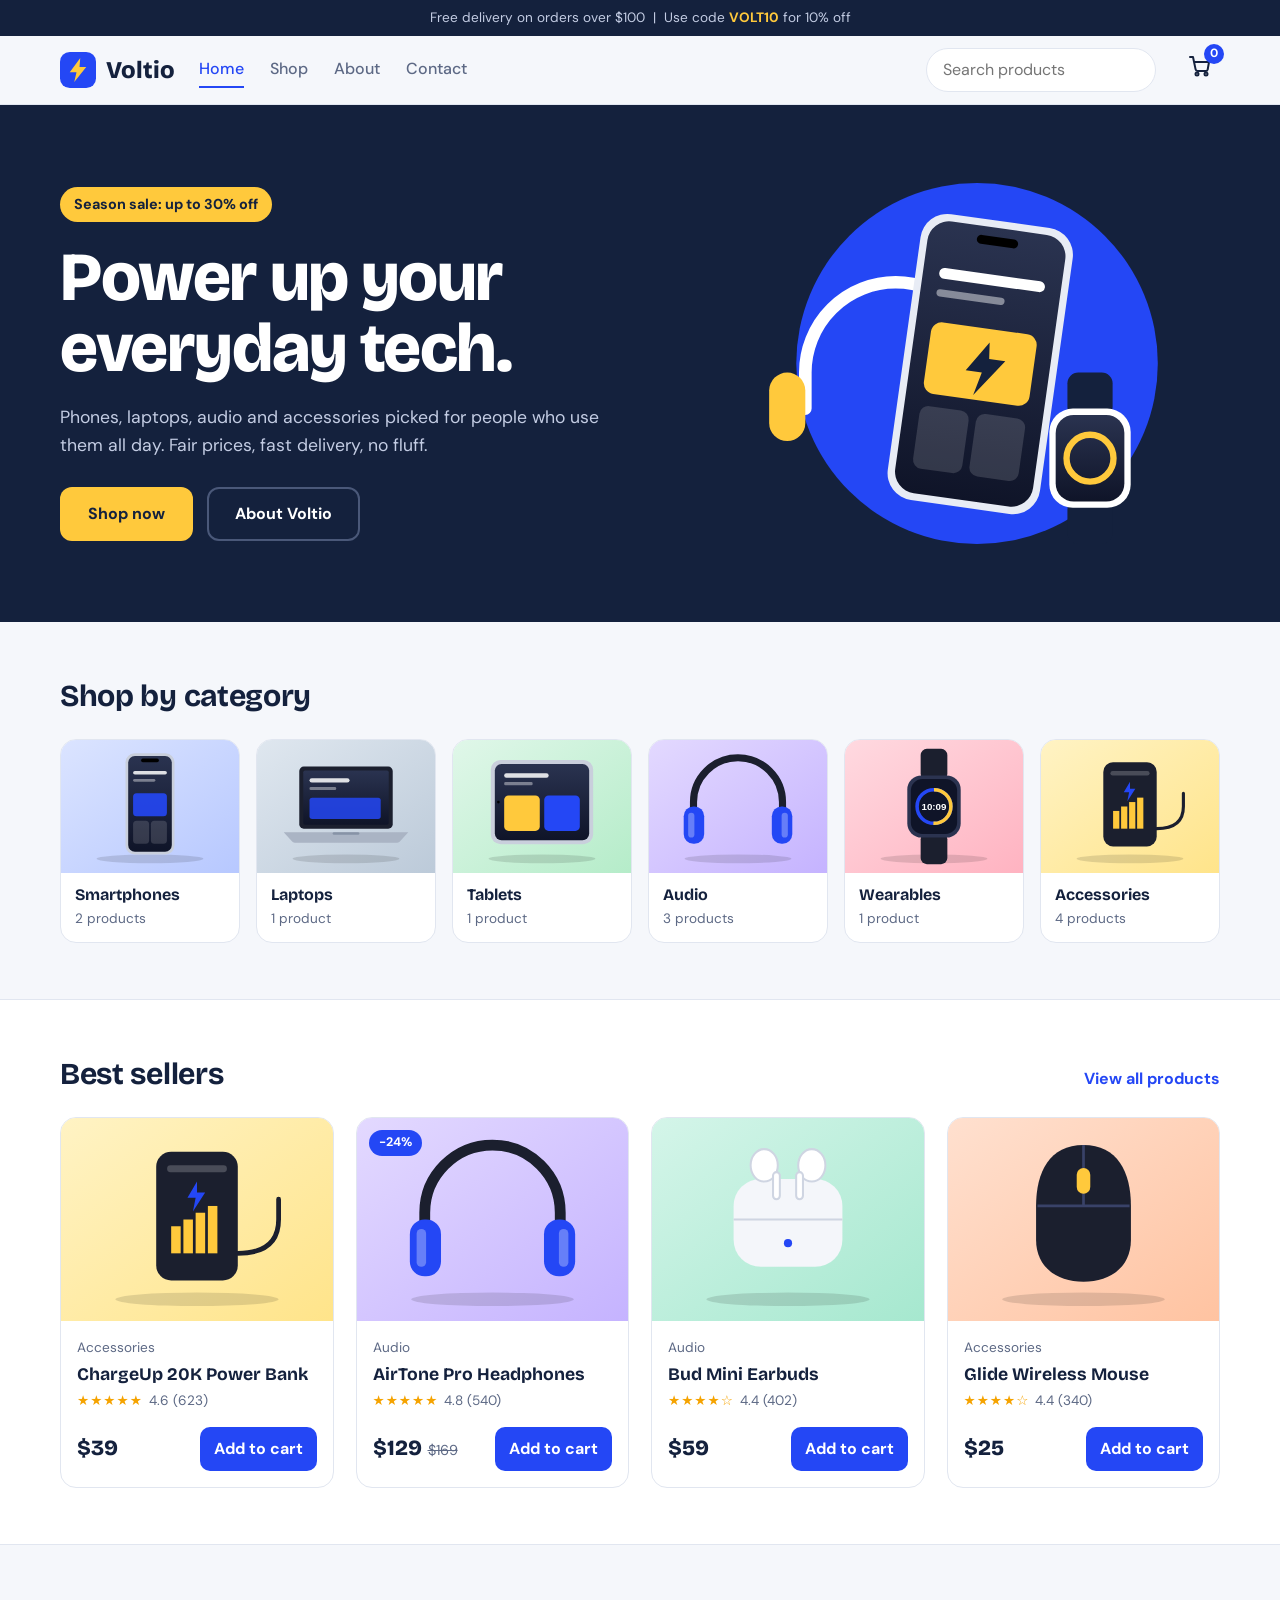
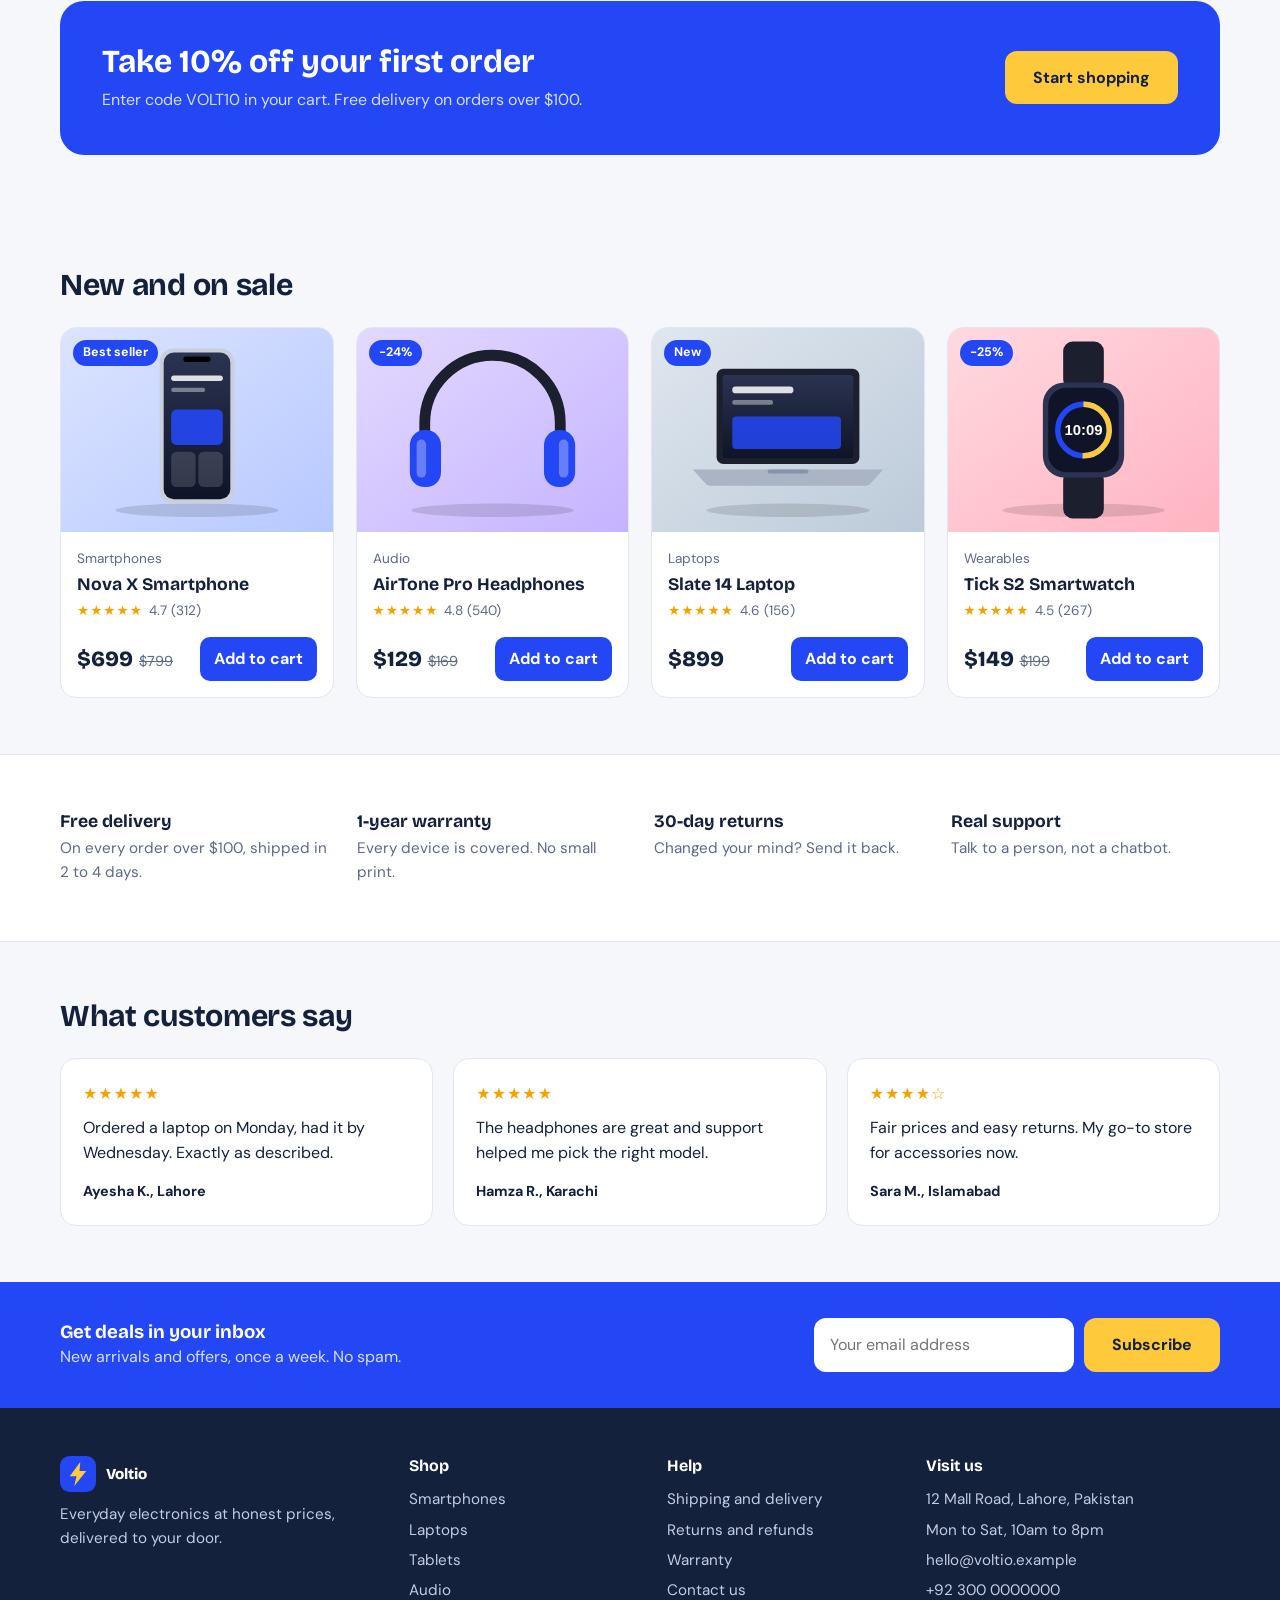
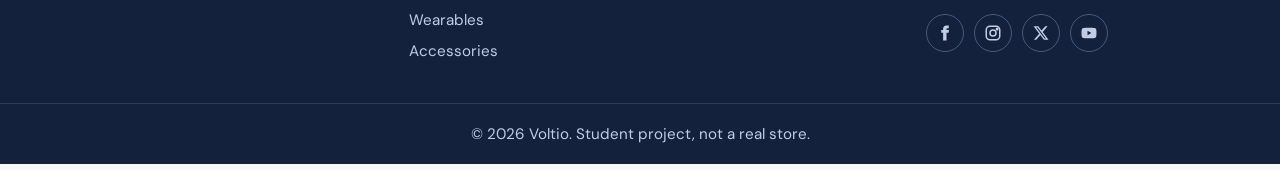
<file: index.html>
<!DOCTYPE html>
<html lang="en">
<head>
<meta charset="UTF-8">
<meta name="viewport" content="width=device-width, initial-scale=1">
<title>Electronics Store | Voltio</title>
<link rel="icon" href="images/logo.svg">
<link rel="preconnect" href="https://fonts.googleapis.com">
<link rel="preconnect" href="https://fonts.gstatic.com" crossorigin>
<link href="https://fonts.googleapis.com/css2?family=Bricolage+Grotesque:wght@600;800&family=DM+Sans:wght@400;500;700&display=swap" rel="stylesheet">
<link rel="stylesheet" href="style.css">
</head>
<body data-page="home">
<div id="site-header"></div>
<main>
<section class="hero"><div class="container hero-inner">
 <div><p class="badge">Season sale: up to 30% off</p><h1>Power up your everyday tech.</h1>
 <p class="lead">Phones, laptops, audio and accessories picked for people who use them all day. Fair prices, fast delivery, no fluff.</p>
 <div class="hero-cta"><a href="shop.html" class="btn btn-primary">Shop now</a><a href="about.html" class="btn btn-ghost">About Voltio</a></div></div>
 <img class="hero-img" src="images/hero.svg" alt="A smartphone, headphones and a smartwatch"></div></section>
<section class="sec container"><div class="sec-head"><h2>Shop by category</h2></div><div class="tiles" id="catTiles"></div></section>
<section class="sec white"><div class="container"><div class="sec-head"><h2>Best sellers</h2><a href="shop.html">View all products</a></div><div class="grid" id="featured"></div></div></section>
<section class="sec container"><div class="promo"><div><h2>Take 10% off your first order</h2><p>Enter code VOLT10 in your cart. Free delivery on orders over $100.</p></div><a class="btn btn-primary" href="shop.html">Start shopping</a></div></section>
<section class="sec container"><div class="sec-head"><h2>New and on sale</h2></div><div class="grid" id="newest"></div></section>
<section class="sec white"><div class="container trust">
 <div><h3>Free delivery</h3><p>On every order over $100, shipped in 2 to 4 days.</p></div><div><h3>1-year warranty</h3><p>Every device is covered. No small print.</p></div>
 <div><h3>30-day returns</h3><p>Changed your mind? Send it back.</p></div><div><h3>Real support</h3><p>Talk to a person, not a chatbot.</p></div></div></section>
<section class="sec container"><div class="sec-head"><h2>What customers say</h2></div><div class="quotes">
 <div class="quote"><span class="stars">★★★★★</span><p>Ordered a laptop on Monday, had it by Wednesday. Exactly as described.</p><b>Ayesha K., Lahore</b></div>
 <div class="quote"><span class="stars">★★★★★</span><p>The headphones are great and support helped me pick the right model.</p><b>Hamza R., Karachi</b></div>
 <div class="quote"><span class="stars">★★★★☆</span><p>Fair prices and easy returns. My go-to store for accessories now.</p><b>Sara M., Islamabad</b></div></div></section>
</main>
<div id="site-footer"></div>
<div class="toast" id="toast" role="status" aria-live="polite"></div>
<script src="data.js"></script>
<script src="app.js"></script>
</body>
</html>
</file>
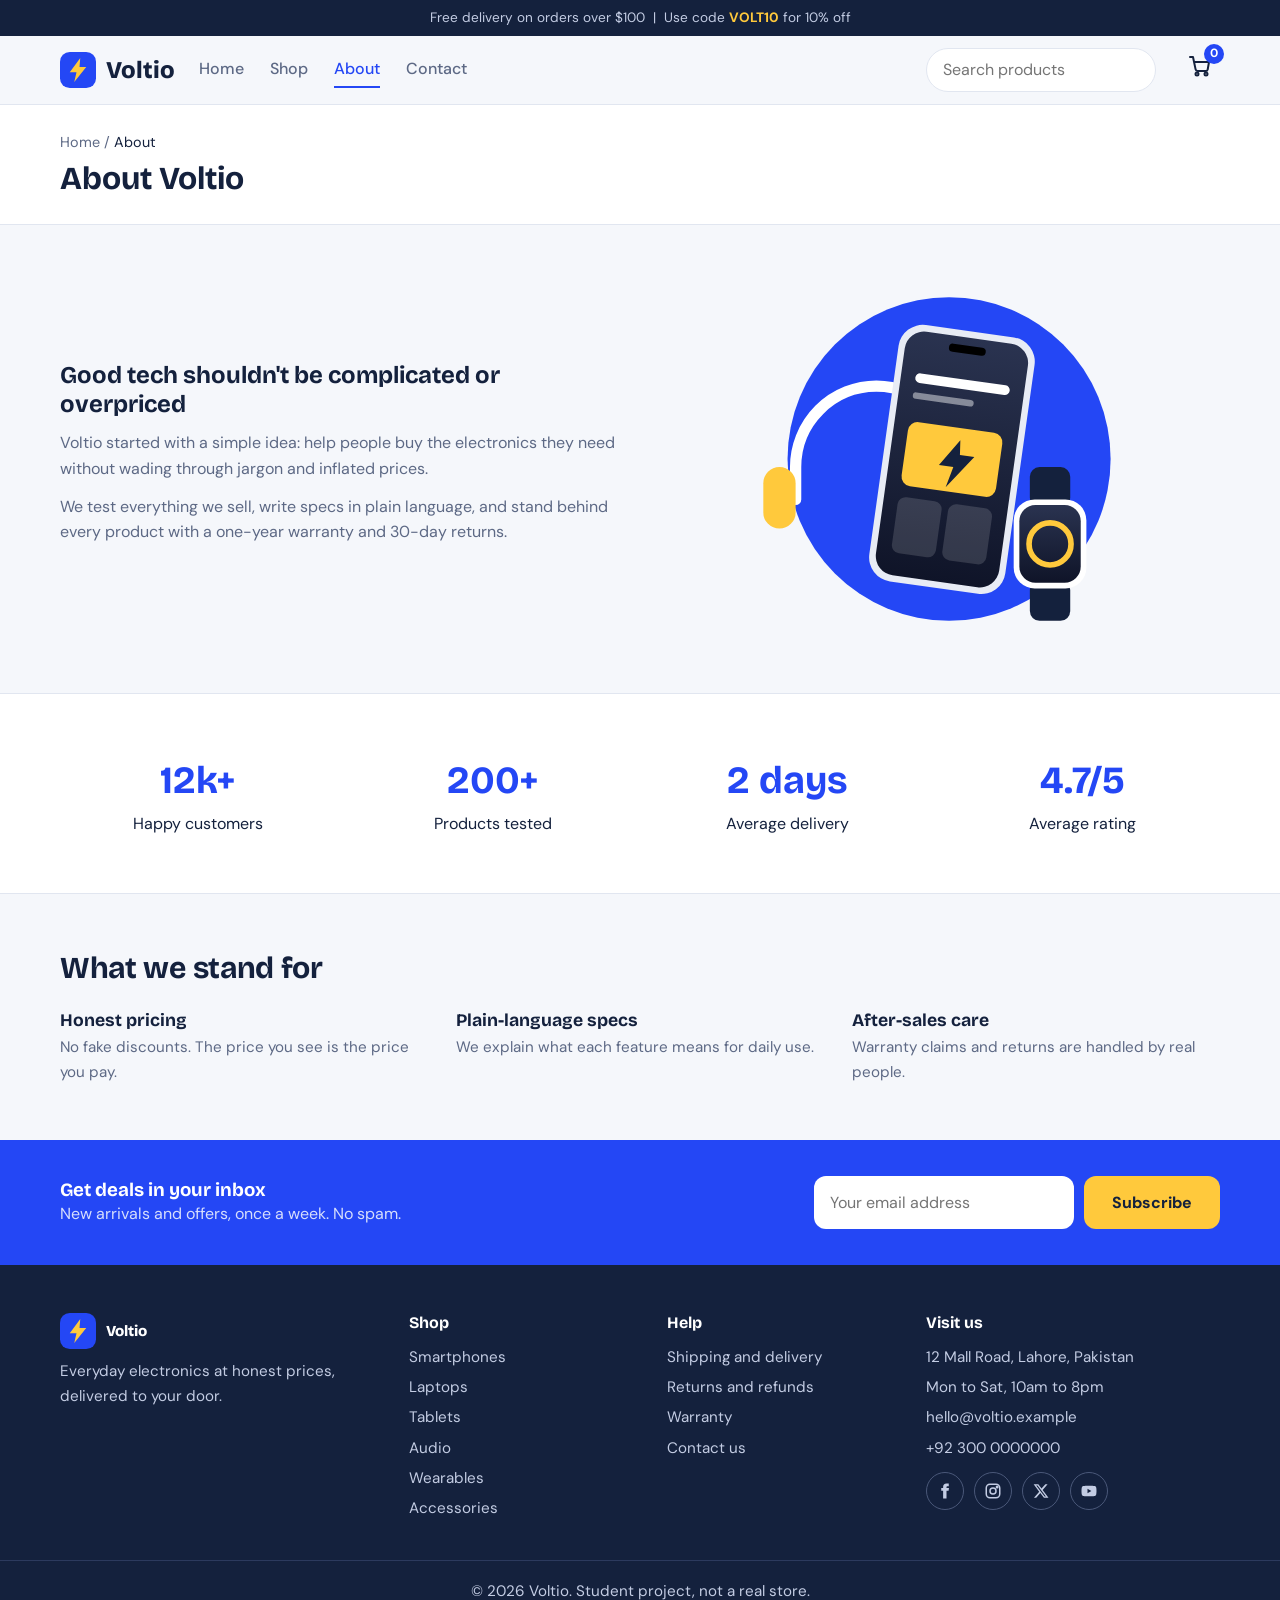
<file: about.html>
<!DOCTYPE html>
<html lang="en">
<head>
<meta charset="UTF-8">
<meta name="viewport" content="width=device-width, initial-scale=1">
<title>About Us | Voltio</title>
<link rel="icon" href="images/logo.svg">
<link rel="preconnect" href="https://fonts.googleapis.com">
<link rel="preconnect" href="https://fonts.gstatic.com" crossorigin>
<link href="https://fonts.googleapis.com/css2?family=Bricolage+Grotesque:wght@600;800&family=DM+Sans:wght@400;500;700&display=swap" rel="stylesheet">
<link rel="stylesheet" href="style.css">
</head>
<body data-page="about">
<div id="site-header"></div>
<main>
<div class="page-head"><div class="container"><div class="crumbs"><a href="index.html">Home</a> / <span>About</span></div><h1>About Voltio</h1></div></div>
<section class="sec container split"><div><h2>Good tech shouldn't be complicated or overpriced</h2>
 <p>Voltio started with a simple idea: help people buy the electronics they need without wading through jargon and inflated prices.</p>
 <p>We test everything we sell, write specs in plain language, and stand behind every product with a one-year warranty and 30-day returns.</p></div>
 <img src="images/hero.svg" alt="Voltio products" style="max-width:420px;margin:auto"></section>
<section class="sec white"><div class="container stats"><div><b>12k+</b>Happy customers</div><div><b>200+</b>Products tested</div><div><b>2 days</b>Average delivery</div><div><b>4.7/5</b>Average rating</div></div></section>
<section class="sec container"><div class="sec-head"><h2>What we stand for</h2></div><div class="trust" style="grid-template-columns:repeat(3,1fr)">
 <div><h3>Honest pricing</h3><p>No fake discounts. The price you see is the price you pay.</p></div>
 <div><h3>Plain-language specs</h3><p>We explain what each feature means for daily use.</p></div>
 <div><h3>After-sales care</h3><p>Warranty claims and returns are handled by real people.</p></div></div></section>
</main>
<div id="site-footer"></div>
<div class="toast" id="toast" role="status" aria-live="polite"></div>
<script src="data.js"></script>
<script src="app.js"></script>
</body>
</html>
</file>
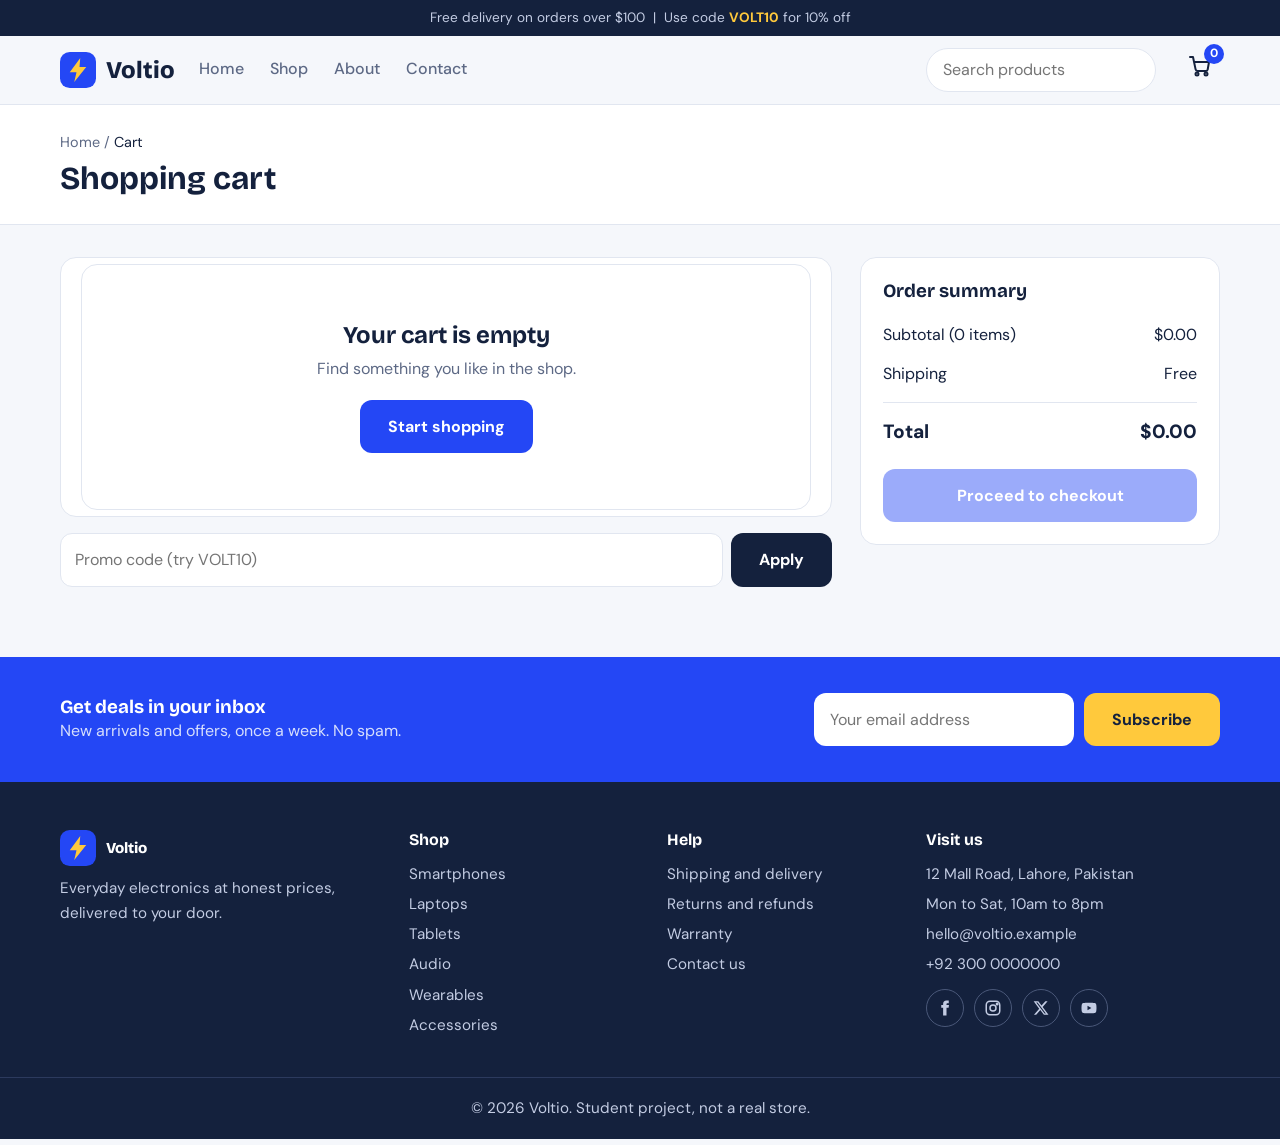
<file: cart.html>
<!DOCTYPE html>
<html lang="en">
<head>
<meta charset="UTF-8">
<meta name="viewport" content="width=device-width, initial-scale=1">
<title>Your Cart | Voltio</title>
<link rel="icon" href="images/logo.svg">
<link rel="preconnect" href="https://fonts.googleapis.com">
<link rel="preconnect" href="https://fonts.gstatic.com" crossorigin>
<link href="https://fonts.googleapis.com/css2?family=Bricolage+Grotesque:wght@600;800&family=DM+Sans:wght@400;500;700&display=swap" rel="stylesheet">
<link rel="stylesheet" href="style.css">
</head>
<body data-page="cart">
<div id="site-header"></div>
<main>
<div class="page-head"><div class="container"><div class="crumbs"><a href="index.html">Home</a> / <span>Cart</span></div><h1>Shopping cart</h1></div></div>
<div class="container cart-layout"><div><div class="lines" id="cartBody"></div>
 <form class="promo-form" id="promoForm"><input id="promo" placeholder="Promo code (try VOLT10)" aria-label="Promo code"><button class="btn btn-dark">Apply</button></form><p id="promoNote"></p></div>
 <aside class="summary" id="summary"></aside></div>
</main>
<div id="site-footer"></div>
<div class="toast" id="toast" role="status" aria-live="polite"></div>
<script src="data.js"></script>
<script src="app.js"></script>
</body>
</html>
</file>
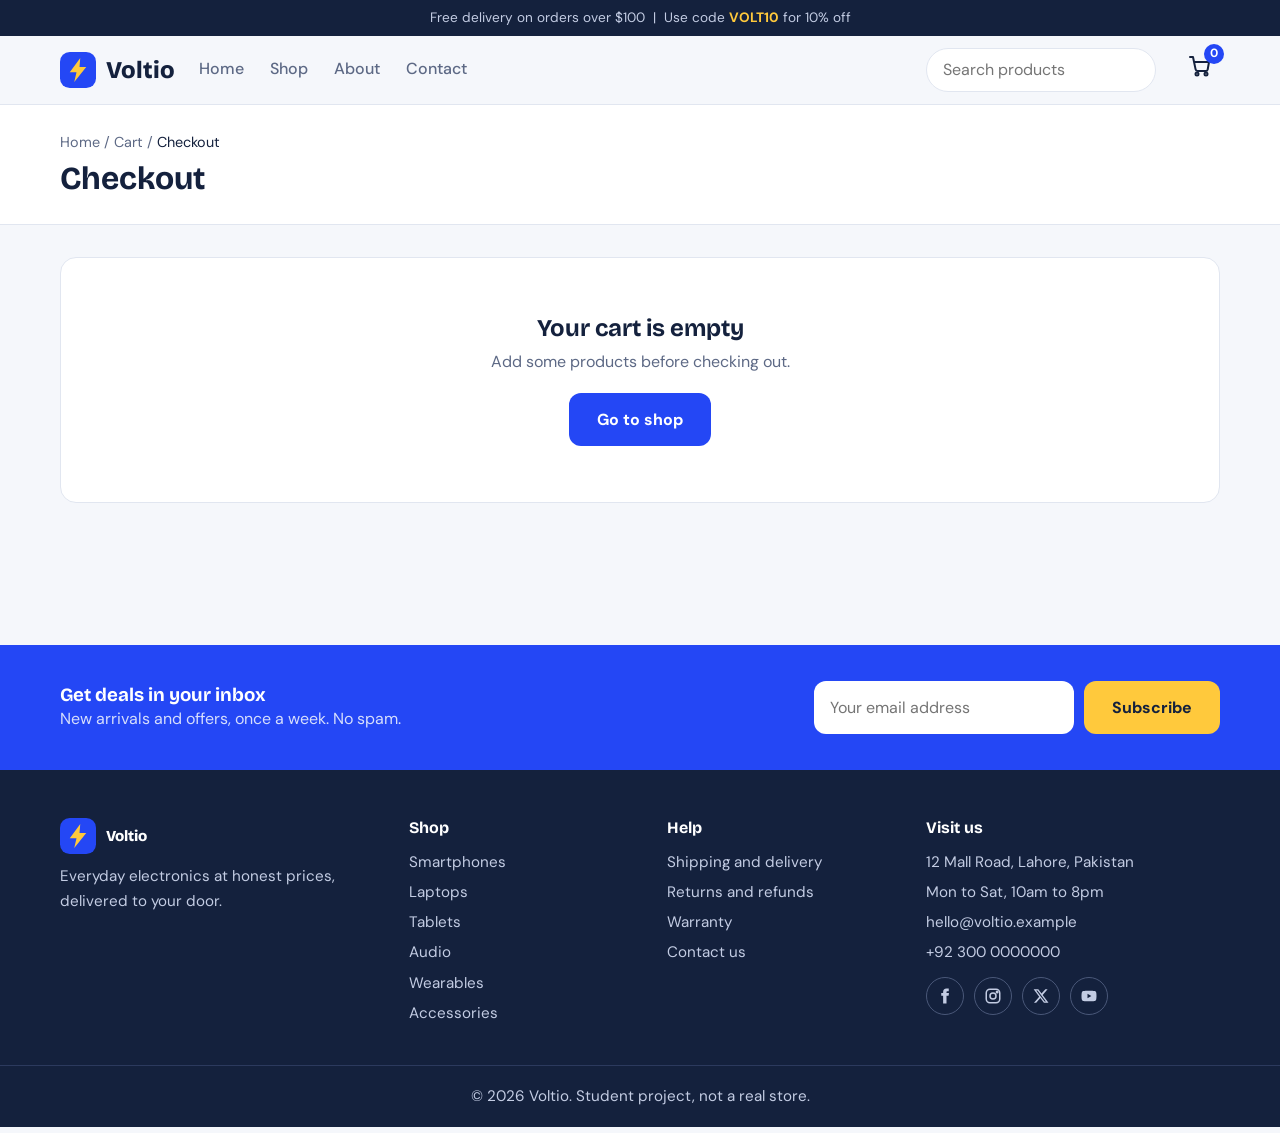
<file: checkout.html>
<!DOCTYPE html>
<html lang="en">
<head>
<meta charset="UTF-8">
<meta name="viewport" content="width=device-width, initial-scale=1">
<title>Checkout | Voltio</title>
<link rel="icon" href="images/logo.svg">
<link rel="preconnect" href="https://fonts.googleapis.com">
<link rel="preconnect" href="https://fonts.gstatic.com" crossorigin>
<link href="https://fonts.googleapis.com/css2?family=Bricolage+Grotesque:wght@600;800&family=DM+Sans:wght@400;500;700&display=swap" rel="stylesheet">
<link rel="stylesheet" href="style.css">
</head>
<body data-page="checkout">
<div id="site-header"></div>
<main>
<div class="page-head"><div class="container"><div class="crumbs"><a href="index.html">Home</a> / <a href="cart.html">Cart</a> / <span>Checkout</span></div><h1>Checkout</h1></div></div>
<div class="container" id="checkoutWrap" style="padding:32px 0 64px"><div class="cart-layout" style="padding:0">
 <form id="checkoutForm" novalidate class="form-card"><h3>Delivery details</h3>
  <div class="two"><div class="field"><label for="name">Full name</label><input id="name" name="name" required minlength="3" autocomplete="name"></div>
  <div class="field"><label for="email">Email</label><input id="email" name="email" type="email" required autocomplete="email"></div></div>
  <div class="two"><div class="field"><label for="phone">Phone</label><input id="phone" name="phone" type="tel" required pattern="[0-9+ \-]{10,15}" title="Enter a valid phone number" autocomplete="tel"></div>
  <div class="field"><label for="city">City</label><input id="city" name="city" required autocomplete="address-level2"></div></div>
  <div class="field"><label for="address">Street address</label><input id="address" name="address" required minlength="6" autocomplete="street-address"></div>
  <h3 style="margin-top:8px">Payment method</h3>
  <div class="pay"><label><input type="radio" name="payment" value="cod" checked> Cash on delivery</label><label><input type="radio" name="payment" value="bank"> Bank transfer</label><label><input type="radio" name="payment" value="card"> Card (demo, no payment taken)</label></div>
  <button class="btn btn-blue full" type="submit">Place order</button></form>
 <aside class="summary"><div id="miniItems"></div><div id="summary"></div></aside></div></div>
</main>
<div id="site-footer"></div>
<div class="toast" id="toast" role="status" aria-live="polite"></div>
<script src="data.js"></script>
<script src="app.js"></script>
</body>
</html>
</file>
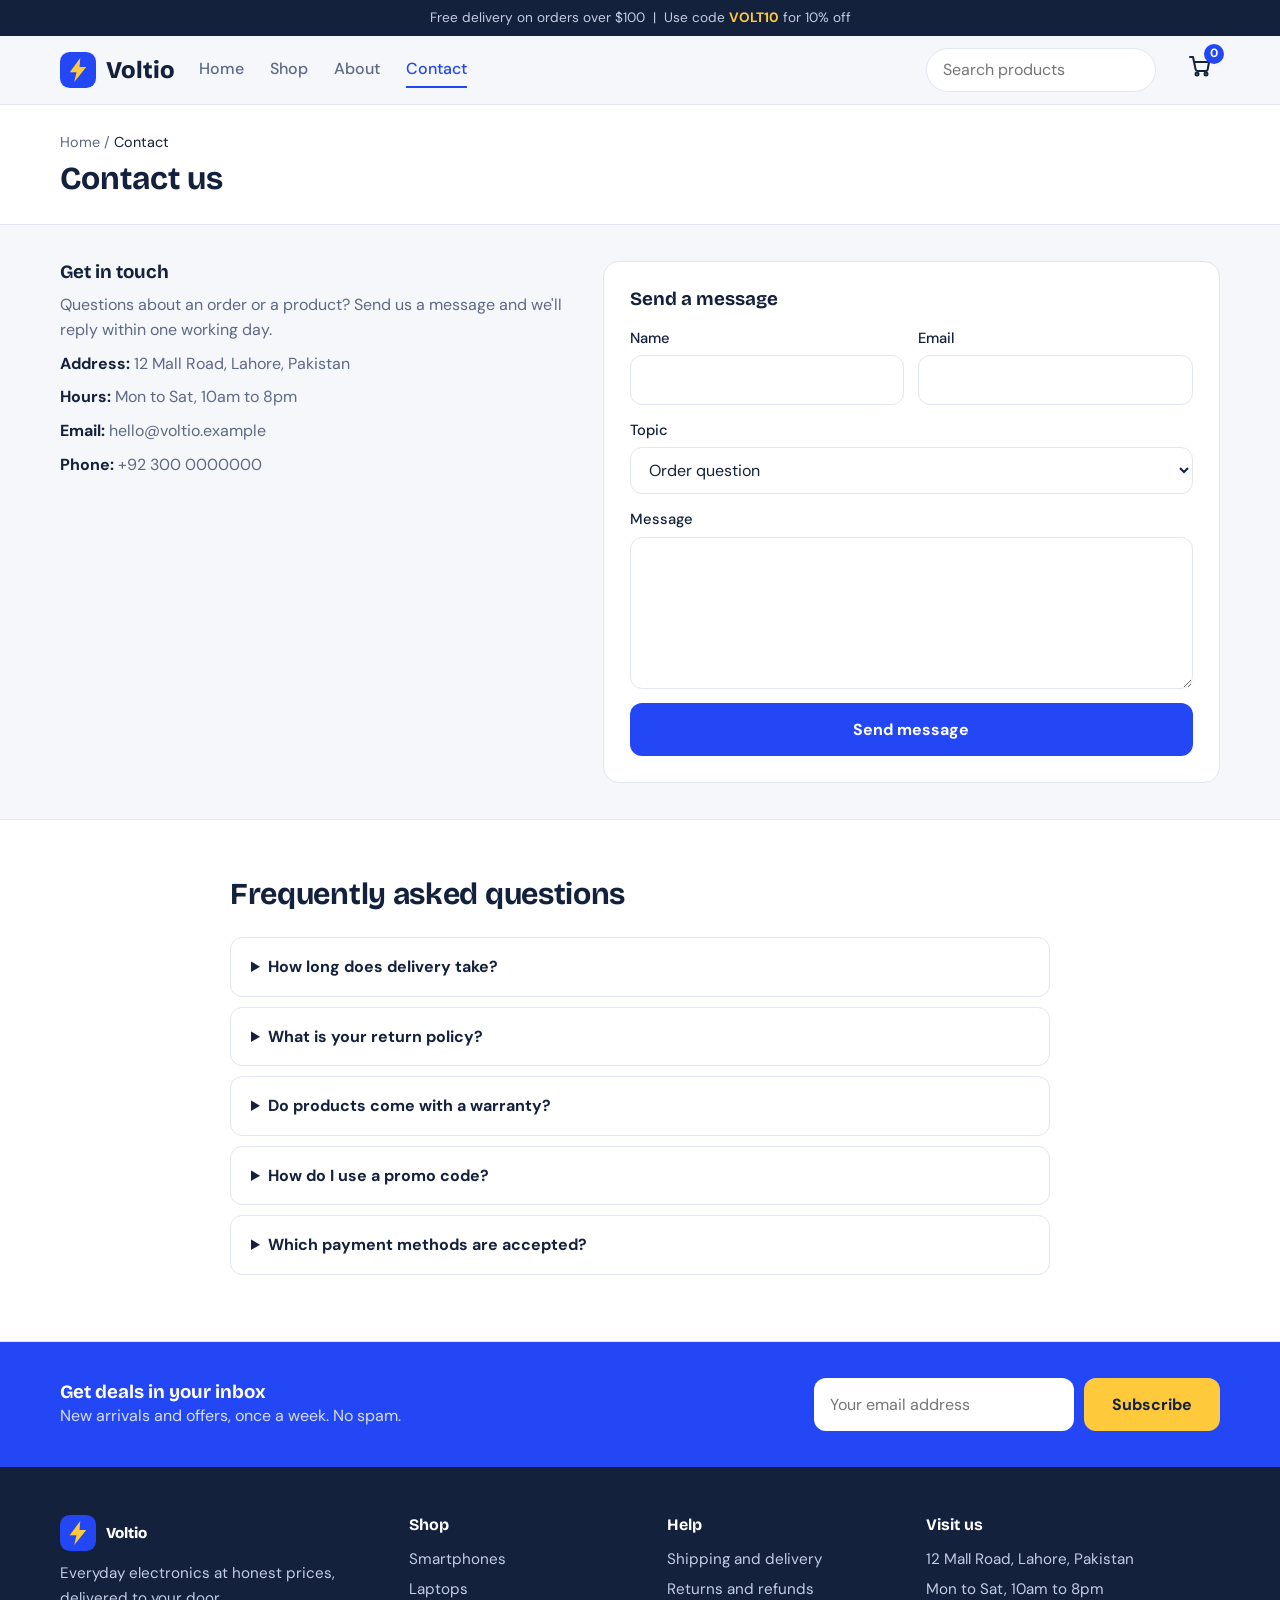
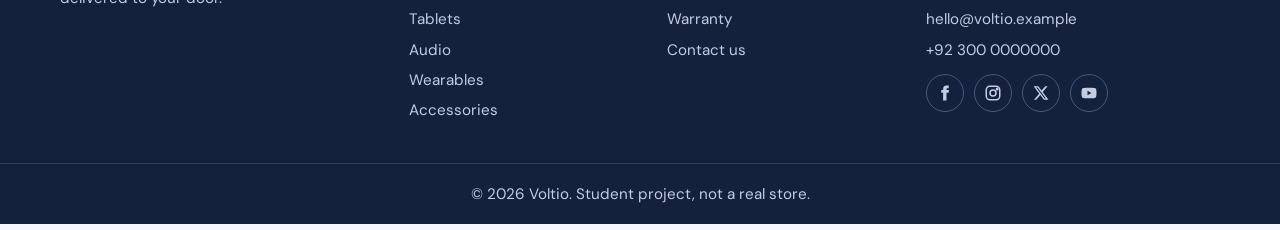
<file: contact.html>
<!DOCTYPE html>
<html lang="en">
<head>
<meta charset="UTF-8">
<meta name="viewport" content="width=device-width, initial-scale=1">
<title>Contact | Voltio</title>
<link rel="icon" href="images/logo.svg">
<link rel="preconnect" href="https://fonts.googleapis.com">
<link rel="preconnect" href="https://fonts.gstatic.com" crossorigin>
<link href="https://fonts.googleapis.com/css2?family=Bricolage+Grotesque:wght@600;800&family=DM+Sans:wght@400;500;700&display=swap" rel="stylesheet">
<link rel="stylesheet" href="style.css">
</head>
<body data-page="contact">
<div id="site-header"></div>
<main>
<div class="page-head"><div class="container"><div class="crumbs"><a href="index.html">Home</a> / <span>Contact</span></div><h1>Contact us</h1></div></div>
<div class="container contact-grid"><div class="info"><h3>Get in touch</h3><p>Questions about an order or a product? Send us a message and we'll reply within one working day.</p>
 <p><b>Address:</b> 12 Mall Road, Lahore, Pakistan</p><p><b>Hours:</b> Mon to Sat, 10am to 8pm</p><p><b>Email:</b> hello@voltio.example</p><p><b>Phone:</b> +92 300 0000000</p></div>
 <form id="contactForm" novalidate class="form-card"><h3>Send a message</h3>
  <div class="two"><div class="field"><label for="cn">Name</label><input id="cn" required minlength="2"></div><div class="field"><label for="ce">Email</label><input id="ce" type="email" required></div></div>
  <div class="field"><label for="cs">Topic</label><select id="cs"><option>Order question</option><option>Product question</option><option>Returns and warranty</option><option>Other</option></select></div>
  <div class="field"><label for="cm">Message</label><textarea id="cm" rows="5" required minlength="10"></textarea></div>
  <button class="btn btn-blue full">Send message</button></form></div>
<section class="sec white" id="faq"><div class="container" style="max-width:820px"><div class="sec-head"><h2>Frequently asked questions</h2></div>
 <details><summary>How long does delivery take?</summary><p>Most orders arrive in 2 to 4 working days. Delivery is free over $100, otherwise a flat $8 applies.</p></details>
 <details><summary>What is your return policy?</summary><p>You can return any unused product within 30 days of delivery for a full refund. Keep the original packaging.</p></details>
 <details><summary>Do products come with a warranty?</summary><p>Yes. Every product has at least a one-year warranty. Monitors carry two years.</p></details>
 <details><summary>How do I use a promo code?</summary><p>Enter your code in the cart page and press Apply. Try VOLT10 for 10% off.</p></details>
 <details><summary>Which payment methods are accepted?</summary><p>Cash on delivery, bank transfer and card. This demo store does not take real payments.</p></details></div></section>
</main>
<div id="site-footer"></div>
<div class="toast" id="toast" role="status" aria-live="polite"></div>
<script src="data.js"></script>
<script src="app.js"></script>
</body>
</html>
</file>
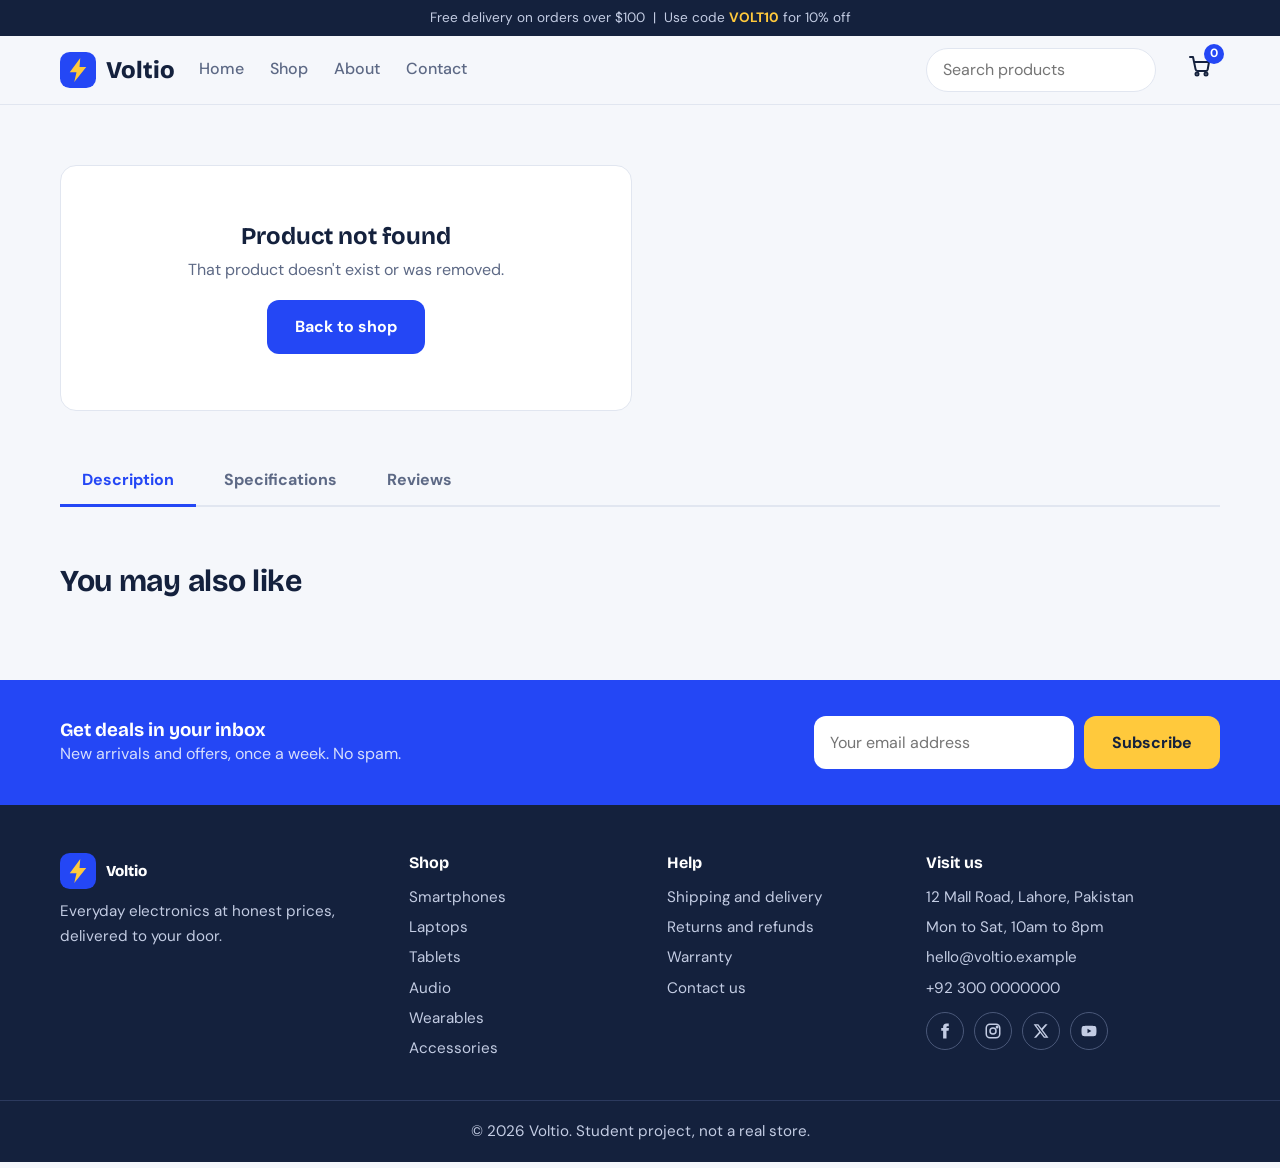
<file: product.html>
<!DOCTYPE html>
<html lang="en">
<head>
<meta charset="UTF-8">
<meta name="viewport" content="width=device-width, initial-scale=1">
<title>Product | Voltio</title>
<link rel="icon" href="images/logo.svg">
<link rel="preconnect" href="https://fonts.googleapis.com">
<link rel="preconnect" href="https://fonts.gstatic.com" crossorigin>
<link href="https://fonts.googleapis.com/css2?family=Bricolage+Grotesque:wght@600;800&family=DM+Sans:wght@400;500;700&display=swap" rel="stylesheet">
<link rel="stylesheet" href="style.css">
</head>
<body data-page="product">
<div id="site-header"></div>
<main>
<div class="container"><div class="crumbs" id="crumbs" style="padding-top:20px"></div>
 <div class="pdp" id="pdp"></div>
 <div class="tabs" role="tablist"><button class="tab active" data-tab="description">Description</button><button class="tab" data-tab="specs">Specifications</button><button class="tab" data-tab="reviews" id="reviews">Reviews</button></div>
 <div id="tabPanels"></div></div>
<section class="sec container"><div class="sec-head"><h2>You may also like</h2></div><div class="grid" id="related"></div></section>
</main>
<div id="site-footer"></div>
<div class="toast" id="toast" role="status" aria-live="polite"></div>
<script src="data.js"></script>
<script src="app.js"></script>
</body>
</html>
</file>
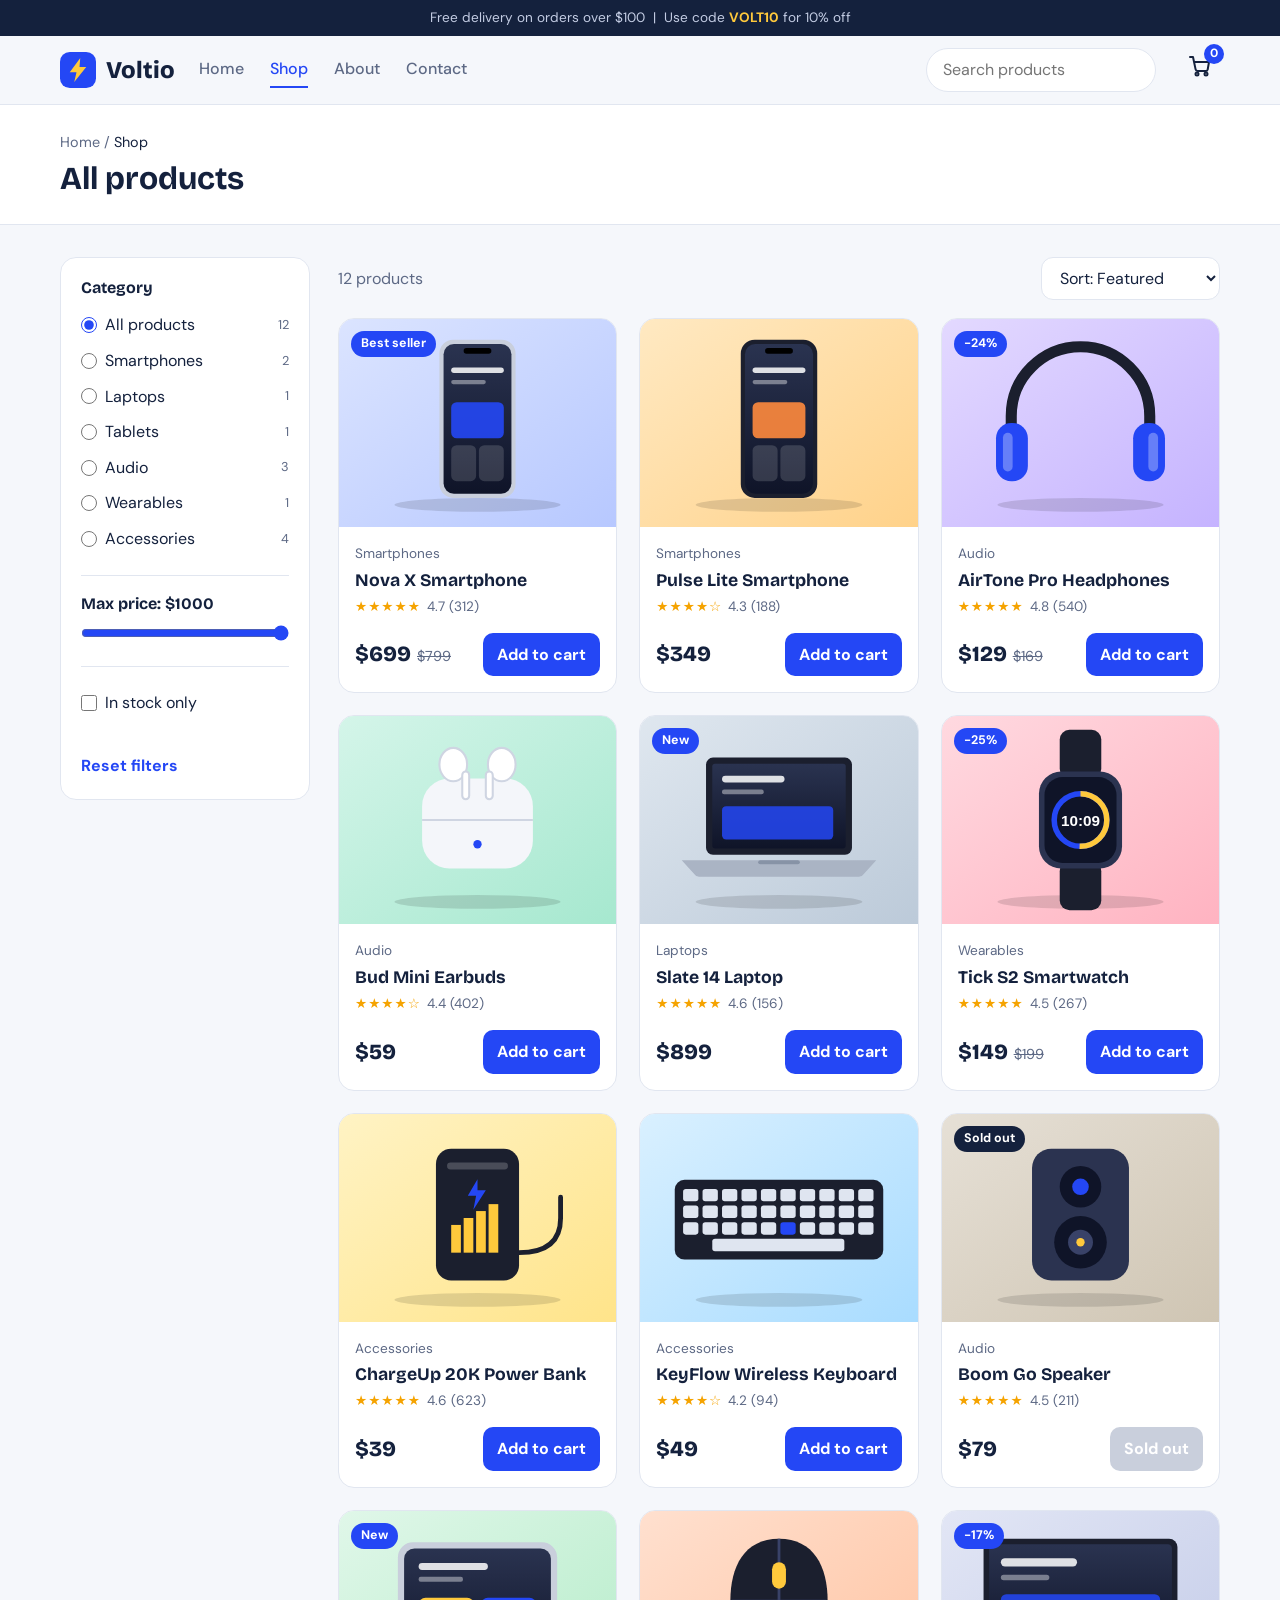
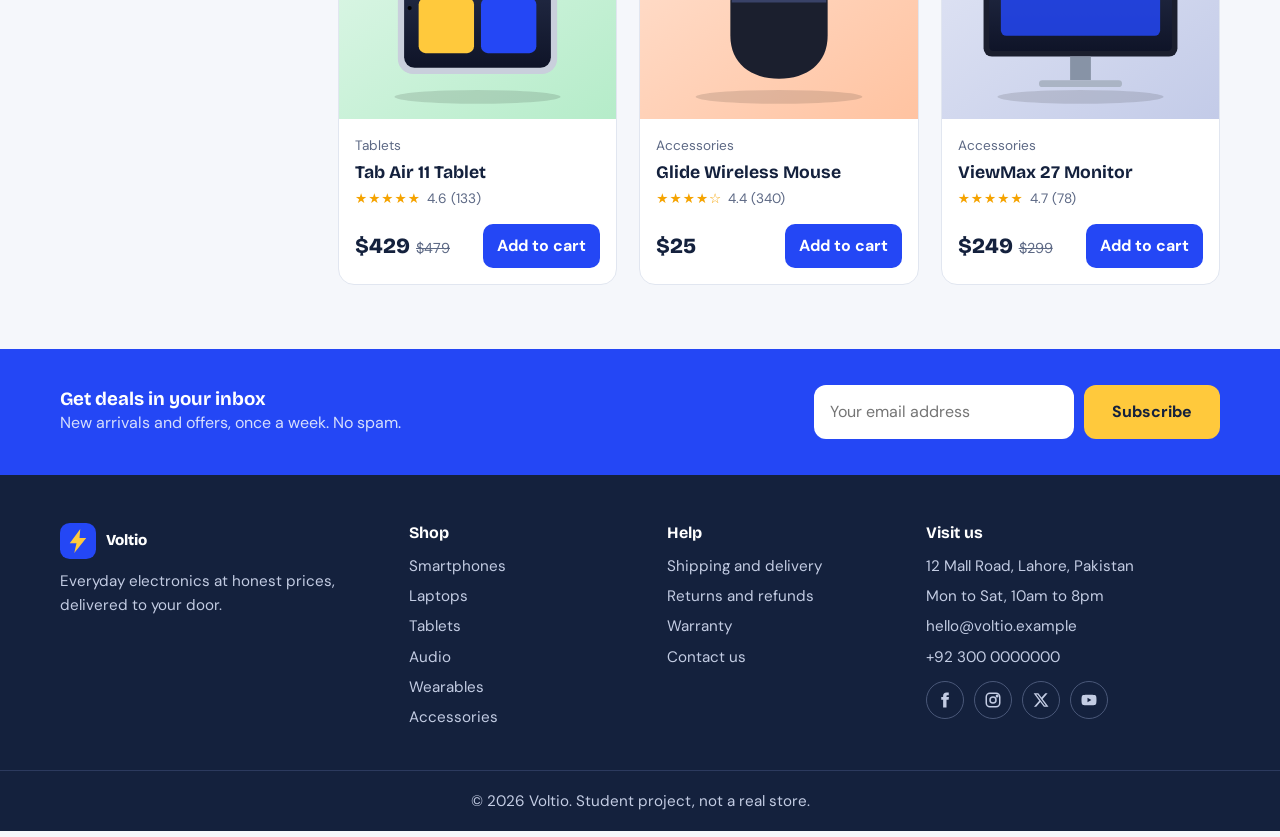
<file: shop.html>
<!DOCTYPE html>
<html lang="en">
<head>
<meta charset="UTF-8">
<meta name="viewport" content="width=device-width, initial-scale=1">
<title>Shop | Voltio</title>
<link rel="icon" href="images/logo.svg">
<link rel="preconnect" href="https://fonts.googleapis.com">
<link rel="preconnect" href="https://fonts.gstatic.com" crossorigin>
<link href="https://fonts.googleapis.com/css2?family=Bricolage+Grotesque:wght@600;800&family=DM+Sans:wght@400;500;700&display=swap" rel="stylesheet">
<link rel="stylesheet" href="style.css">
</head>
<body data-page="shop">
<div id="site-header"></div>
<main>
<div class="page-head"><div class="container"><div class="crumbs"><a href="index.html">Home</a> / <span>Shop</span></div><h1 id="title">All products</h1></div></div>
<div class="container shop-layout">
 <aside class="sidebar" id="sidebar" aria-label="Filters">
  <section><h4>Category</h4><div id="catList"></div></section>
  <section><h4>Max price: <span id="priceVal">$1000</span></h4><input type="range" id="price" min="20" max="1000" step="10" value="1000" aria-label="Maximum price"></section>
  <section><label class="opt"><input type="checkbox" id="stock"> In stock only</label></section>
  <button class="link-btn" id="reset">Reset filters</button>
 </aside>
 <div><div class="shop-top"><span id="count" class="muted"></span>
  <div><button class="btn btn-dark" id="filterBtn">Filters</button>
  <select id="sort" aria-label="Sort products"><option value="default">Sort: Featured</option><option value="low">Price: Low to High</option><option value="high">Price: High to Low</option><option value="rating">Top rated</option></select></div></div>
  <div class="grid" id="productGrid"></div>
  <p class="empty" id="empty" hidden>No products match your filters. Try a different search or reset the filters.</p></div></div>
</main>
<div id="site-footer"></div>
<div class="toast" id="toast" role="status" aria-live="polite"></div>
<script src="data.js"></script>
<script src="app.js"></script>
</body>
</html>
</file>
<file: style.css>
:root{--ink:#14213D;--blue:#2447f5;--blue-d:#1a35c4;--sun:#ffc93c;--bg:#f5f7fb;--line:#e1e6f0;--muted:#5d6985;--green:#17803d;--red:#c0392b;--r:16px;
--head:"Bricolage Grotesque","Trebuchet MS",system-ui,sans-serif;--body:"DM Sans",system-ui,-apple-system,"Segoe UI",sans-serif}
*{box-sizing:border-box;margin:0;padding:0}
html{scroll-behavior:smooth}
body{font-family:var(--body);background:var(--bg);color:var(--ink);line-height:1.6}
img{max-width:100%;display:block}a{color:inherit;text-decoration:none}
button,input,select,textarea{font:inherit;color:inherit}
:focus-visible{outline:3px solid var(--blue);outline-offset:2px}
.container{width:min(1160px,92%);margin-inline:auto}
.muted{color:var(--muted)}h1,h2,h3,h4{font-family:var(--head);line-height:1.2}
main{min-height:60vh}

/* header */
.topbar{background:var(--ink);color:#c3cce3;text-align:center;font-size:.85rem;padding:7px 12px}.topbar b{color:var(--sun)}
.nav{position:sticky;top:0;z-index:50;background:rgba(245,247,251,.94);backdrop-filter:blur(10px);border-bottom:1px solid var(--line)}
.nav-inner{display:flex;align-items:center;gap:24px;height:68px}
.brand{display:flex;align-items:center;gap:10px;font-family:var(--head);font-weight:800;font-size:1.5rem}
.menu{display:flex;gap:26px;margin-right:auto}
.menu a{font-weight:500;color:var(--muted);padding:4px 0;border-bottom:2px solid transparent;transition:.2s}
.menu a:hover,.menu a.active{color:var(--blue);border-color:var(--blue)}
.search input{background:#fff;border:1.5px solid var(--line);border-radius:99px;padding:8px 16px;width:230px;transition:.2s}
.search input:focus{outline:none;border-color:var(--blue);width:270px}
.nav-actions{display:flex;align-items:center;gap:6px}
.cart-btn{position:relative;padding:8px;border-radius:12px;transition:.2s;display:block}.cart-btn:hover{background:#e7ecfb}
.cart-count{position:absolute;top:-2px;right:-4px;min-width:20px;height:20px;padding:0 5px;border-radius:10px;background:var(--blue);color:#fff;font-size:.75rem;font-weight:700;display:grid;place-items:center}
.cart-count.bump{animation:bump .35s}@keyframes bump{50%{transform:scale(1.4)}}
.burger{display:none;background:none;border:0;cursor:pointer;padding:8px;flex-direction:column;gap:5px}
.burger span{width:24px;height:2px;background:var(--ink);transition:.25s}
.burger[aria-expanded="true"] span:nth-child(1){transform:translateY(7px) rotate(45deg)}
.burger[aria-expanded="true"] span:nth-child(2){opacity:0}
.burger[aria-expanded="true"] span:nth-child(3){transform:translateY(-7px) rotate(-45deg)}

/* buttons */
.btn{display:inline-block;border:2px solid transparent;border-radius:12px;padding:12px 26px;font-weight:700;cursor:pointer;text-align:center;transition:.2s}
.btn-primary{background:var(--sun);color:var(--ink)}.btn-primary:hover{transform:translateY(-3px);box-shadow:0 8px 20px rgba(255,201,60,.4)}
.btn-blue{background:var(--blue);color:#fff}.btn-blue:hover{background:var(--blue-d);transform:translateY(-2px)}
.btn-dark{background:var(--ink);color:#fff}.btn-dark:hover{transform:translateY(-2px);background:#0d1630}
.btn-ghost{border-color:#4a5879;color:#fff}.btn-ghost:hover{border-color:#fff;transform:translateY(-3px)}
.btn:disabled,.btn.disabled{opacity:.45;pointer-events:none}
.full{width:100%;display:block}

/* hero */
.hero{background:var(--ink);color:#fff;overflow:hidden}
.hero-inner{display:grid;grid-template-columns:1.1fr .9fr;align-items:center;gap:40px;padding:60px 0}
.badge{display:inline-block;background:var(--sun);color:var(--ink);font-weight:700;font-size:.9rem;padding:6px 14px;border-radius:99px;margin-bottom:20px}
.hero h1{font-weight:800;font-size:clamp(2.4rem,5.5vw,4.3rem);line-height:1.04;letter-spacing:-.02em;margin-bottom:18px}
.lead{font-size:1.1rem;color:#c3cce3;max-width:46ch;margin-bottom:28px}
.hero-cta{display:flex;gap:14px;flex-wrap:wrap}.hero-img{width:100%;max-width:470px;justify-self:center}
.sec{padding:56px 0}.sec.white{background:#fff;border-block:1px solid var(--line)}
.sec-head{display:flex;justify-content:space-between;align-items:baseline;gap:12px;flex-wrap:wrap;margin-bottom:24px}
.sec-head h2{font-size:1.9rem;letter-spacing:-.01em}.sec-head a{color:var(--blue);font-weight:700}

/* tiles */
.tiles{display:grid;grid-template-columns:repeat(6,1fr);gap:16px}
.tile{background:#fff;border:1px solid var(--line);border-radius:var(--r);overflow:hidden;transition:.25s}
.tile:hover{transform:translateY(-5px);box-shadow:0 14px 28px rgba(20,33,61,.12)}
.tile img{aspect-ratio:4/3;object-fit:cover;width:100%}.tile div{padding:12px 14px}.tile h3{font-size:1rem}.tile span{font-size:.85rem;color:var(--muted)}

/* product grid + cards */
.grid{display:grid;grid-template-columns:repeat(auto-fill,minmax(235px,1fr));gap:22px}
.card{background:#fff;border:1px solid var(--line);border-radius:var(--r);overflow:hidden;display:flex;flex-direction:column;transition:.25s}
.card:hover{transform:translateY(-6px);box-shadow:0 16px 32px rgba(20,33,61,.12);border-color:#c9d3ee}
.card-img{aspect-ratio:4/3;overflow:hidden;position:relative;display:block}
.card-img img{width:100%;height:100%;object-fit:cover;transition:transform .4s}.card:hover .card-img img{transform:scale(1.06)}
.tag{position:absolute;top:12px;left:12px;background:var(--blue);color:#fff;font-size:.78rem;font-weight:700;padding:3px 10px;border-radius:99px}.tag.dark{background:var(--ink)}
.card-body{padding:16px;display:flex;flex-direction:column;gap:5px;flex:1}
.cat{font-size:.85rem;color:var(--muted)}.card h3{font-size:1.1rem}.card h3 a:hover{color:var(--blue)}
.rate{font-size:.85rem;color:var(--muted);display:flex;gap:6px;align-items:center}.stars{color:#f5a300;letter-spacing:1px}
.card-foot{display:flex;align-items:center;justify-content:space-between;gap:8px;margin-top:auto;padding-top:10px}
.price{font-family:var(--head);font-weight:800;font-size:1.35rem}.price s,.pdp-price s{font-family:var(--body);font-weight:400;font-size:.9rem;color:var(--muted);margin-left:6px}
.add{background:var(--blue);color:#fff;border:0;border-radius:10px;padding:9px 14px;font-weight:700;cursor:pointer;transition:.2s;white-space:nowrap}
.add:hover{background:var(--blue-d);transform:scale(1.05)}.add:disabled{background:#c9cfdc;cursor:not-allowed;transform:none}

/* promo + trust */
.promo{background:var(--blue);color:#fff;border-radius:24px;padding:42px;display:flex;justify-content:space-between;align-items:center;gap:20px;flex-wrap:wrap}
.promo h2{font-size:2rem;margin-bottom:6px}.promo p{color:#d6defc}
.trust{display:grid;grid-template-columns:repeat(4,1fr);gap:28px}.trust h3{font-size:1.1rem;margin-bottom:4px}.trust p{color:var(--muted);font-size:.95rem}
.quotes{display:grid;grid-template-columns:repeat(3,1fr);gap:20px}
.quote{background:#fff;border:1px solid var(--line);border-radius:var(--r);padding:22px}.quote p{margin:8px 0 12px}.quote b{font-size:.9rem}

/* shop */
.page-head{background:#fff;border-bottom:1px solid var(--line);padding:26px 0}.page-head h1{font-size:2rem}
.crumbs{font-size:.9rem;color:var(--muted);margin-bottom:6px}.crumbs a:hover{color:var(--blue)}.crumbs span{color:var(--ink)}
.shop-layout{display:grid;grid-template-columns:250px 1fr;gap:28px;padding:32px 0 64px}
.sidebar{background:#fff;border:1px solid var(--line);border-radius:var(--r);padding:20px;align-self:start;position:sticky;top:90px}
.sidebar h4{margin:0 0 10px;font-size:1rem}.sidebar section{padding-bottom:18px;margin-bottom:18px;border-bottom:1px solid var(--line)}.sidebar section:last-of-type{border:0;margin:0}
.opt{display:flex;align-items:center;gap:8px;padding:5px 0;cursor:pointer}.opt span{margin-left:auto;font-size:.8rem;color:var(--muted)}
.opt input{accent-color:var(--blue);width:16px;height:16px}
#price{width:100%;accent-color:var(--blue)}
.link-btn{background:none;border:0;color:var(--blue);font-weight:700;cursor:pointer;margin-top:14px}
.shop-top{display:flex;justify-content:space-between;align-items:center;gap:12px;flex-wrap:wrap;margin-bottom:18px}
.shop-top select{background:#fff;border:1.5px solid var(--line);border-radius:12px;padding:9px 14px}
#filterBtn{display:none}
.empty,.notice{text-align:center;padding:56px 20px;color:var(--muted)}.notice{background:#fff;border:1px solid var(--line);border-radius:var(--r)}
.notice h2{color:var(--ink);margin-bottom:6px}.notice .btn{margin-top:18px}

/* product page */
.pdp{display:grid;grid-template-columns:1.05fr 1fr;gap:44px;padding:34px 0}
.pdp-img{position:relative;background:#fff;border:1px solid var(--line);border-radius:24px;overflow:hidden;align-self:start}
.pdp-img img{width:100%;aspect-ratio:4/3;object-fit:cover;transition:transform .5s}.pdp-img:hover img{transform:scale(1.07)}
.pdp-info h1{font-size:2.1rem;margin:4px 0 8px;letter-spacing:-.01em}
.pdp-info .rate a{text-decoration:underline}
.pdp-price{display:flex;align-items:baseline;gap:6px;margin:14px 0 6px}.pdp-price .price{font-size:2.1rem}
.save{background:#e5f6ec;color:var(--green);font-size:.82rem;padding:3px 10px;border-radius:99px;margin-left:8px}
.stock{font-weight:700;margin-bottom:10px}.stock.in{color:var(--green)}.stock.low{color:#b26a00}.stock.out{color:var(--red)}
.ticks{list-style:none;margin:14px 0 20px}.ticks li{padding-left:26px;position:relative;margin:5px 0}
.ticks li:before{content:"✓";position:absolute;left:0;color:var(--green);font-weight:800}
.buy{display:flex;gap:12px;flex-wrap:wrap;margin-bottom:18px}
.qty-box{display:flex;align-items:center;border:1.5px solid var(--line);border-radius:12px;background:#fff;overflow:hidden}
.qty-box button{width:40px;height:46px;border:0;background:none;font-size:1.2rem;cursor:pointer}.qty-box button:hover{background:#eef2fd}
.qty-box input{width:52px;text-align:center;border:0;height:46px;-moz-appearance:textfield;background:transparent}
.qty-box input::-webkit-inner-spin-button{display:none}
.qty-box.sm{display:inline-flex;margin-top:6px}.qty-box.sm button{width:32px;height:32px}.qty-box.sm span{min-width:30px;text-align:center;font-weight:700}
.perks{display:flex;gap:10px;flex-wrap:wrap}.perks span{background:#fff;border:1px solid var(--line);border-radius:99px;padding:5px 14px;font-size:.85rem;color:var(--muted)}
.tabs{display:flex;gap:6px;border-bottom:2px solid var(--line);margin-top:10px}
.tab{background:none;border:0;padding:12px 22px;font-weight:700;cursor:pointer;color:var(--muted);border-bottom:3px solid transparent;margin-bottom:-2px}
.tab:hover{color:var(--blue)}.tab.active{color:var(--blue);border-color:var(--blue)}
.panel{background:#fff;border:1px solid var(--line);border-top:0;border-radius:0 0 var(--r) var(--r);padding:28px}.panel h3{margin-bottom:12px}.panel p{max-width:75ch}
.specs{width:100%;border-collapse:collapse}.specs th,.specs td{text-align:left;padding:12px 14px;border-bottom:1px solid var(--line)}
.specs th{width:34%;color:var(--muted);font-weight:500;text-transform:capitalize}.specs tr:nth-child(odd){background:#f8f9fd}
.sum{display:flex;align-items:center;gap:12px;margin-bottom:16px}.sum b{font-family:var(--head);font-size:2.2rem}
.review{border-top:1px solid var(--line);padding:14px 0}.review small{color:var(--green)}

/* cart + checkout */
.cart-layout{display:grid;grid-template-columns:1fr 360px;gap:28px;padding:32px 0 64px;align-items:start}
.lines{background:#fff;border:1px solid var(--line);border-radius:var(--r);padding:6px 20px}
.line{display:grid;grid-template-columns:96px 1fr auto;gap:16px;align-items:center;padding:16px 0;border-bottom:1px solid var(--line)}.line:last-child{border:0}
.line img{width:96px;height:72px;object-fit:cover;border-radius:10px}.li h4{font-size:1.02rem}.li h4:hover{color:var(--blue)}
.lt{text-align:right;display:grid;gap:6px}.rm{background:none;border:0;color:var(--red);cursor:pointer;font-size:.85rem}
.box,.summary{background:#fff;border:1px solid var(--line);border-radius:var(--r);padding:22px}
.summary{position:sticky;top:90px}.summary h3{margin-bottom:12px}
.row{display:flex;justify-content:space-between;gap:16px;padding:7px 0}.row.green{color:var(--green)}
.row.total{border-top:1px solid var(--line);margin-top:8px;padding-top:14px;font-weight:800;font-size:1.2rem}
.hint{font-size:.88rem;color:var(--muted);margin:8px 0 14px}.summary .btn{margin-top:14px}
.promo-form{display:flex;gap:8px;margin-top:16px}.promo-form input{flex:1;border:1.5px solid var(--line);border-radius:12px;padding:10px 14px;background:#fff}
#promoNote{color:var(--green);font-size:.9rem;margin-top:6px}
form .field{display:grid;gap:5px;margin-bottom:14px}form label{font-weight:500;font-size:.92rem}
.field input,.field textarea,.field select{border:1.5px solid var(--line);border-radius:12px;padding:11px 14px;background:#fff;width:100%}
.field input:focus,.field textarea:focus,.field select:focus{outline:none;border-color:var(--blue)}
.field input:user-invalid,.field textarea:user-invalid{border-color:var(--red)}
.two{display:grid;grid-template-columns:1fr 1fr;gap:14px}
.form-card{background:#fff;border:1px solid var(--line);border-radius:var(--r);padding:26px}.form-card h3{margin-bottom:16px}
.pay{display:grid;gap:10px;margin-bottom:20px}.pay label{display:flex;gap:10px;align-items:center;border:1.5px solid var(--line);border-radius:12px;padding:12px 14px;cursor:pointer}
.pay input{accent-color:var(--blue)}.pay label:has(input:checked){border-color:var(--blue);background:#eef2fd}
.mini{display:grid;grid-template-columns:48px 1fr auto;gap:10px;align-items:center;font-size:.9rem;padding:6px 0}.mini img{width:48px;height:36px;object-fit:cover;border-radius:6px}
.success{max-width:640px;margin:40px auto 70px;text-align:center;background:#fff;border:1px solid var(--line);border-radius:24px;padding:40px 28px;display:grid;gap:14px;justify-items:center}
.success .box{width:100%;text-align:left}.check{width:68px;height:68px;border-radius:50%;background:var(--green);color:#fff;font-size:2rem;display:grid;place-items:center}

/* about + contact */
.split{display:grid;grid-template-columns:1fr 1fr;gap:44px;align-items:center}.split p{margin:12px 0;color:var(--muted)}
.stats{display:grid;grid-template-columns:repeat(4,1fr);gap:20px;text-align:center}.stats b{font-family:var(--head);font-size:2.4rem;color:var(--blue);display:block}
.contact-grid{display:grid;grid-template-columns:1fr 1.2fr;gap:28px;padding:36px 0}.info p{margin:8px 0;color:var(--muted)}.info b{color:var(--ink)}
details{background:#fff;border:1px solid var(--line);border-radius:12px;margin-bottom:10px;padding:16px 20px}
summary{font-weight:700;cursor:pointer}details p{margin-top:10px;color:var(--muted)}details[open]{border-color:var(--blue)}

/* footer + toast */
.newsletter{background:var(--blue);color:#fff;padding:36px 0}.nl-inner{display:flex;justify-content:space-between;align-items:center;gap:20px;flex-wrap:wrap}
.nl-inner p{color:#d6defc}.nl-form{display:flex;gap:10px;flex-wrap:wrap}.nl-form input{border:0;border-radius:12px;padding:12px 16px;min-width:260px;color:var(--ink)}
.footer{background:var(--ink);color:#c3cce3;padding-top:48px}
.footer-grid{display:grid;grid-template-columns:1.4fr 1fr 1fr 1.3fr;gap:32px;padding-bottom:34px}
.footer h4{color:#fff;margin-bottom:12px}.footer a,.footer p{display:block;font-size:.95rem;margin-bottom:6px}.footer a:hover{color:var(--sun)}
.brand.light{color:#fff;margin-bottom:10px;display:flex}
.social{display:flex!important;gap:10px;margin-top:12px}.social a{width:38px;height:38px;border-radius:50%;border:1.5px solid #4a5879;display:grid;place-items:center;margin:0;transition:.2s}
.social a:hover{background:var(--sun);border-color:var(--sun);color:var(--ink);transform:translateY(-3px)}
.copy{text-align:center;padding:18px 4%;border-top:1px solid #2c3a5e;font-size:.88rem}
.toast{position:fixed;left:50%;bottom:28px;transform:translate(-50%,30px);background:var(--ink);color:#fff;padding:13px 22px;border-radius:12px;border-left:5px solid var(--sun);box-shadow:0 10px 30px rgba(0,0,0,.25);opacity:0;pointer-events:none;transition:.3s;z-index:120;max-width:90%}
.toast.show{opacity:1;transform:translate(-50%,0)}

/* responsive */
@media (max-width:1000px){.tiles{grid-template-columns:repeat(3,1fr)}.search input,.search input:focus{width:170px}}
@media (max-width:900px){
 .hero-inner,.pdp,.split,.contact-grid{grid-template-columns:1fr}.hero-img{max-width:340px}
 .cart-layout{grid-template-columns:1fr}.summary{position:static}
 .trust,.stats{grid-template-columns:repeat(2,1fr)}.quotes{grid-template-columns:1fr}.footer-grid{grid-template-columns:1fr 1fr}
 .shop-layout{grid-template-columns:1fr;padding-top:20px}#filterBtn{display:inline-block}
 .sidebar{display:none;position:static}.sidebar.open{display:block}
}
@media (max-width:720px){
 .nav-inner{gap:10px;height:62px}.burger{display:flex}.search{margin-left:auto}.search input,.search input:focus{width:130px;padding:7px 12px}
 .menu{position:absolute;top:100%;left:0;right:0;background:#fff;flex-direction:column;gap:0;border-bottom:1px solid var(--line);max-height:0;overflow:hidden;transition:max-height .3s;margin:0}
 .menu.open{max-height:260px}.menu a{padding:14px 4%;border-top:1px solid var(--line);border-bottom:0}
 .grid{grid-template-columns:repeat(2,1fr);gap:12px}.card-body{padding:12px}.card-foot{flex-direction:column;align-items:stretch}
 .tiles{grid-template-columns:repeat(2,1fr)}.promo{padding:28px}.two{grid-template-columns:1fr}
 .line{grid-template-columns:72px 1fr}.line img{width:72px;height:54px}.lt{grid-column:1/-1;text-align:left;display:flex;justify-content:space-between;align-items:center}
 .tab{padding:12px 12px;font-size:.9rem}.pdp-info h1{font-size:1.7rem}.buy .btn{flex:1}
}
@media (max-width:440px){.grid{grid-template-columns:1fr}.footer-grid,.trust,.stats{grid-template-columns:1fr}.topbar{font-size:.78rem}.nl-form,.nl-form input{width:100%}}
@media (prefers-reduced-motion:reduce){*{transition:none!important;animation:none!important;scroll-behavior:auto!important}}
</file>
